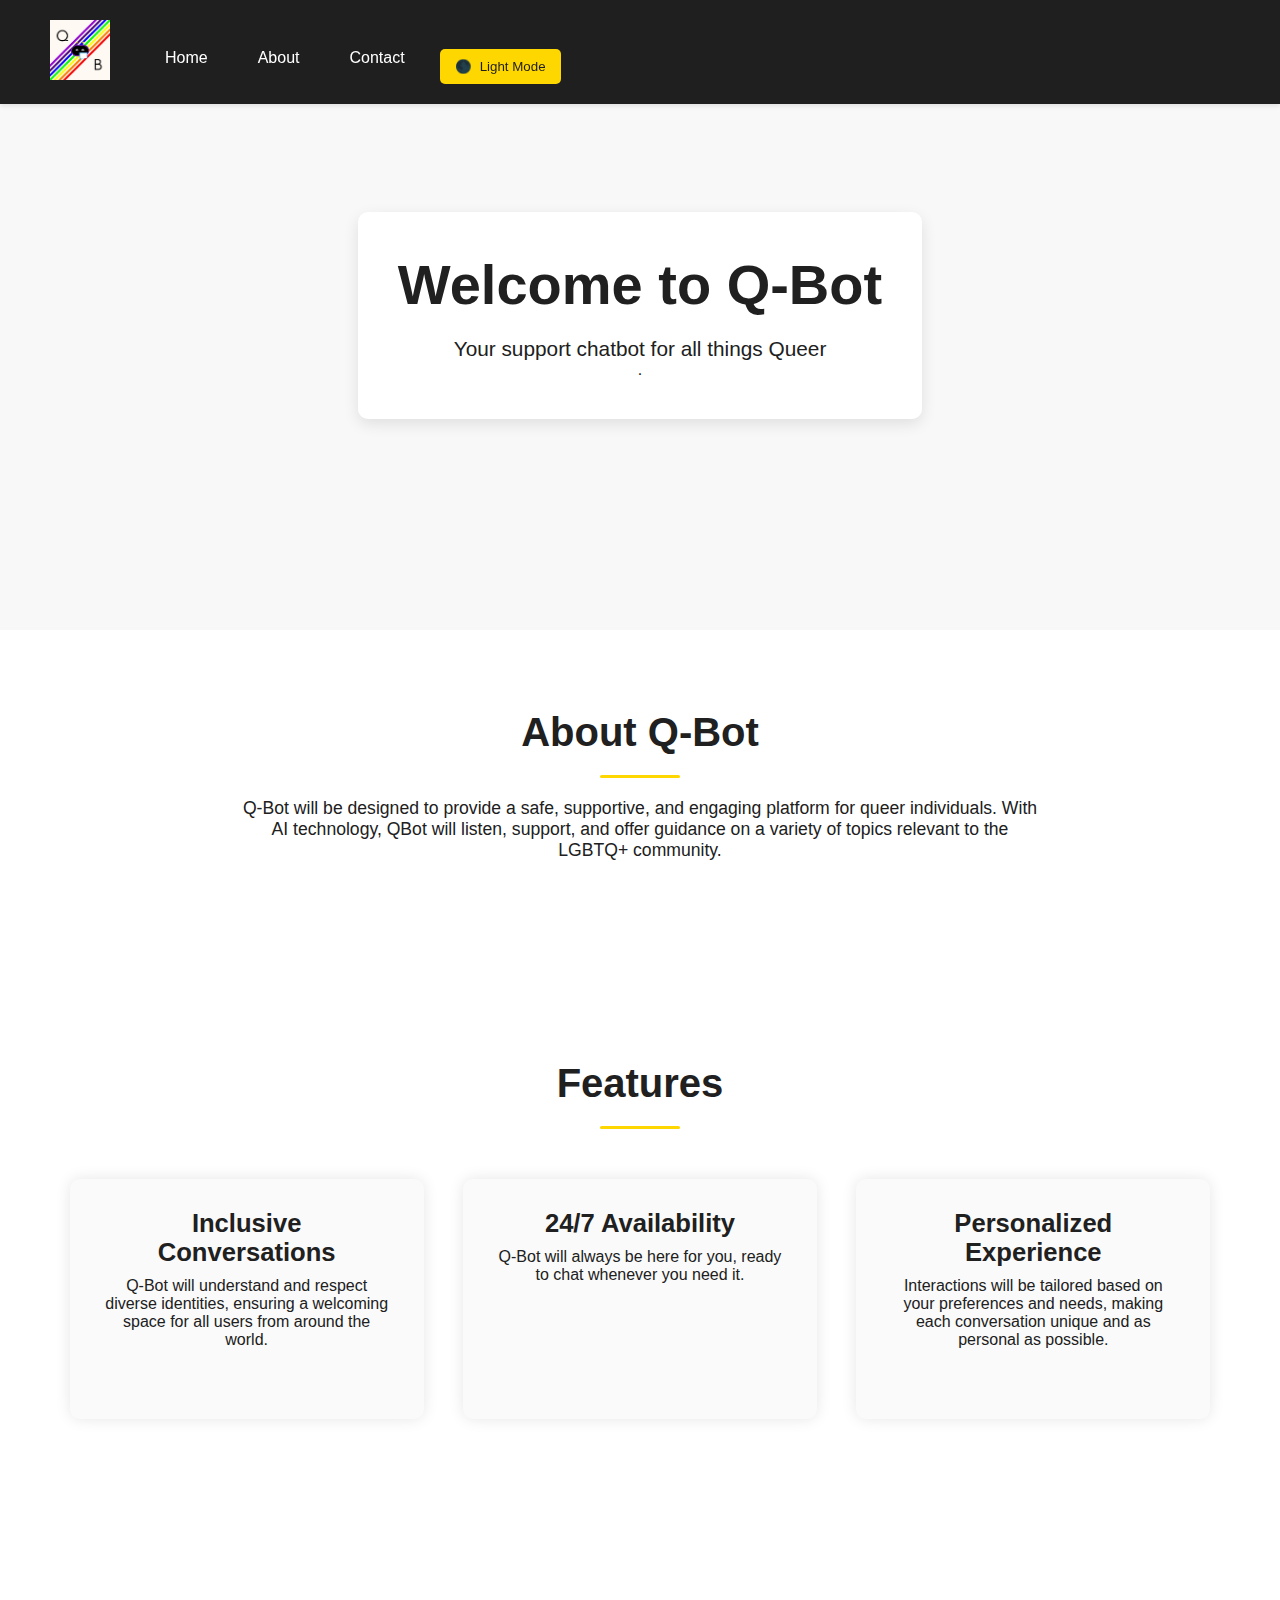
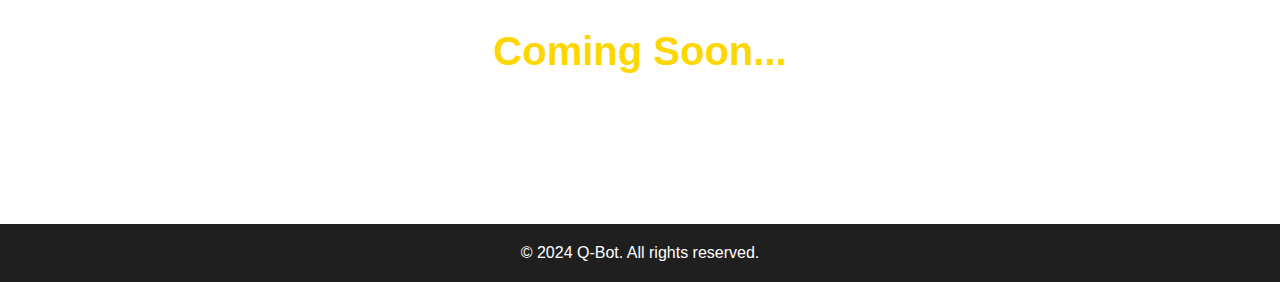
<file: index.html>
<!DOCTYPE html>
<html lang="en">
<head>
    <meta charset="UTF-8">
    <meta name="viewport" content="width=device-width, initial-scale=1.0">
    <title>Q-Bot</title>
    <link rel="stylesheet" href="styles.css">
</head>
<body>

<header>
    <div class="logo">
        <img src="Q bot logo.jpg" alt="QBot Logo">
    </div>
    <nav>
        <ul>
            <li><a href="#home">Home</a></li>
            <li><a href="#about">About</a></li>
            <li><a href="contact.html">Contact</a></li>
            <li><button id="dark-mode-toggle"><span class="mode-icon">🌑</span> Light Mode</button></li>
        </ul>
    </nav>
</header>

<section id="banner">
    <div class="banner-content">
        <h1>Welcome to Q-Bot</h1>
        <p>Your support chatbot for all things Queer</p>.</p>
    </div>
</section>

<section id="about" class="info-section">
    <h2>About Q-Bot</h2>
    <div class="decorated-rule"></div>
    <p>Q-Bot will be designed to provide a safe, supportive, and engaging platform for queer individuals. With AI technology, QBot will listen, support, and offer guidance on a variety of topics relevant to the LGBTQ+ community.</p>
    <div class="placeholder.jpg"></div>
</section>

<section id="features" class="info-section">
    <h2>Features</h2>
    <div class="decorated-rule"></div>
    <div class="feature-list">
        <div class="feature-item">
            <h3>Inclusive Conversations</h3>
            <p>Q-Bot will understand and respect diverse identities, ensuring a welcoming space for all users from around the world.</p>
        </div>
        <div class="feature-item">
            <h3>24/7 Availability</h3>
            <p>Q-Bot will always be here for you, ready to chat whenever you need it.</p>
        </div>
        <div class="feature-item">
            <h3>Personalized Experience</h3>
            <p>Interactions will be tailored based on your preferences and needs, making each conversation unique and as personal as possible.</p>
        </div>
    </div>
</section>

<section id="coming-soon" class="info-section">
    <h2 class="coming-soon">Coming Soon<span class="dots">...</span></h2>
</section>

<footer>
    <p>&copy; 2024 Q-Bot. All rights reserved.</p>
</footer>

<script src="scripts.js"></script>
</body>
</html>
</file>
<file: styles.css>
/* General reset */
* {
    margin: 0;
    padding: 0;
    box-sizing: border-box;
    font-family: 'Roboto', sans-serif;
}

/* Header styling */
header {
    display: flex;
    justify-content: flex-start;
    align-items: flex-end; /* Align items at the bottom of the header */
    background-color: #1F1F1F;
    padding: 20px 50px;
    position: fixed;
    width: 100%;
    top: 0;
    z-index: 1000;
    box-shadow: 0 2px 5px rgba(0, 0, 0, 0.1);
}

.logo img {
    height: 60px;
    margin-right: 20px; /* Space between logo and navigation */
}

nav {
    flex: 1;
    display: flex;
    align-items: flex-end; /* Align items at the bottom of the nav area */
}

nav ul {
    list-style-type: none;
    display: flex;
    justify-content: flex-start;
    margin: 0;
}

nav ul li {
    margin-left: 20px;
}

nav ul li a {
    color: #FFFFFF;
    text-decoration: none;
    padding: 10px 15px;
    transition: background-color 0.3s, color 0.3s;
    border-radius: 5px;
}

nav ul li a:hover {
    background-color: #FFD700;
    color: #000000;
}

#dark-mode-toggle {
    background-color: #FFD700;
    border: none;
    color: #1F1F1F;
    padding: 10px 15px;
    border-radius: 5px;
    cursor: pointer;
    transition: background-color 0.3s;
    display: flex;
    align-items: center;
    margin-left: auto;
}

#dark-mode-toggle:hover {
    background-color: #FFB000;
}

#dark-mode-toggle .mode-icon {
    margin-right: 8px;
}

/* Banner section styling */
#banner {
    background-color: #F8F8F8;
    height: 70vh;
    display: flex;
    justify-content: center;
    align-items: center;
    color: #202020;
    text-align: center;
    padding: 0 20px;
}

.banner-content {
    background: rgba(255, 255, 255, 0.9);
    padding: 40px;
    border-radius: 10px;
    box-shadow: 0 5px 15px rgba(0, 0, 0, 0.1);
}

.banner-content h1 {
    font-size: 3.5rem;
    margin-bottom: 20px;
}

.banner-content p {
    font-size: 1.3rem;
}

/* Information section styling */
.info-section {
    padding: 80px 50px;
    background-color: #FFFFFF;
    text-align: center;
    color: #202020;
}

.info-section h2 {
    font-size: 2.5rem;
    margin-bottom: 20px;
}

.info-section p {
    font-size: 1.1rem;
    max-width: 800px;
    margin: 0 auto 40px auto;
}

.image-placeholder {
    background-color: #E0E0E0;
    width: 100%;
    height: 200px;
    border-radius: 10px;
    margin: 20px 0;
}

/* Decorated rule */
.decorated-rule {
    width: 80px;
    height: 3px;
    background-color: #FFD700;
    margin: 20px auto;
    border-radius: 3px;
}

/* Feature section styling */
.feature-list {
    display: flex;
    justify-content: space-around;
    margin-top: 50px;
}

.feature-item {
    background-color: #FAFAFA;
    padding: 30px;
    border-radius: 10px;
    width: 30%;
    box-shadow: 0 0 15px rgba(0, 0, 0, 0.1);
    transition: transform 0.3s, box-shadow 0.3s;
}

.feature-item:hover {
    transform: scale(1.05);
    box-shadow: 0 0 25px rgba(0, 0, 0, 0.2);
}

.feature-item h3 {
    font-size: 1.6rem;
    margin-bottom: 10px;
}

.feature-item p {
    font-size: 1rem;
}

/* Coming Soon Section */
.coming-soon {
    font-size: 2.5rem;
    margin-top: 50px;
    color: #FFD700;
    position: relative;
}

.coming-soon .dots {
    animation: blink 1s infinite;
}

@keyframes blink {
    0%, 20% {
        opacity: 1;
    }
    40%, 60% {
        opacity: 0;
    }
    80%, 100% {
        opacity: 1;
    }
}

/* Footer styling */
footer {
    background-color: #1F1F1F;
    color: #FFFFFF;
    text-align: center;
    padding: 20px 0;
    margin-top: 50px;
}

/* Dark Mode */
body.dark-mode {
    background-color: #000000;
    color: #FFFFFF;
}

body.dark-mode header,
body.dark-mode footer {
    background-color: #0D0D0D;
}

body.dark-mode .banner-content {
    background: rgba(0, 0, 0, 0.8);
}

body.dark-mode .info-section {
    background-color: #141414;
}

/* Ensure all text is white in dark mode */
body.dark-mode,
body.dark-mode h1,
body.dark-mode h2,
body.dark-mode h3,
body.dark-mode p,
body.dark-mode a,
body.dark-mode .feature-item h3,
body.dark-mode .feature-item p {
    color: #FFFFFF;
}

body.dark-mode .feature-item {
    background-color: #1C1C1C;
}

body.dark-mode nav ul li a {
    color: #FFD700;
}

body.dark-mode #dark-mode-toggle {
    background-color: #FFB000;
    color: #FFFFFF;
}
</file>
